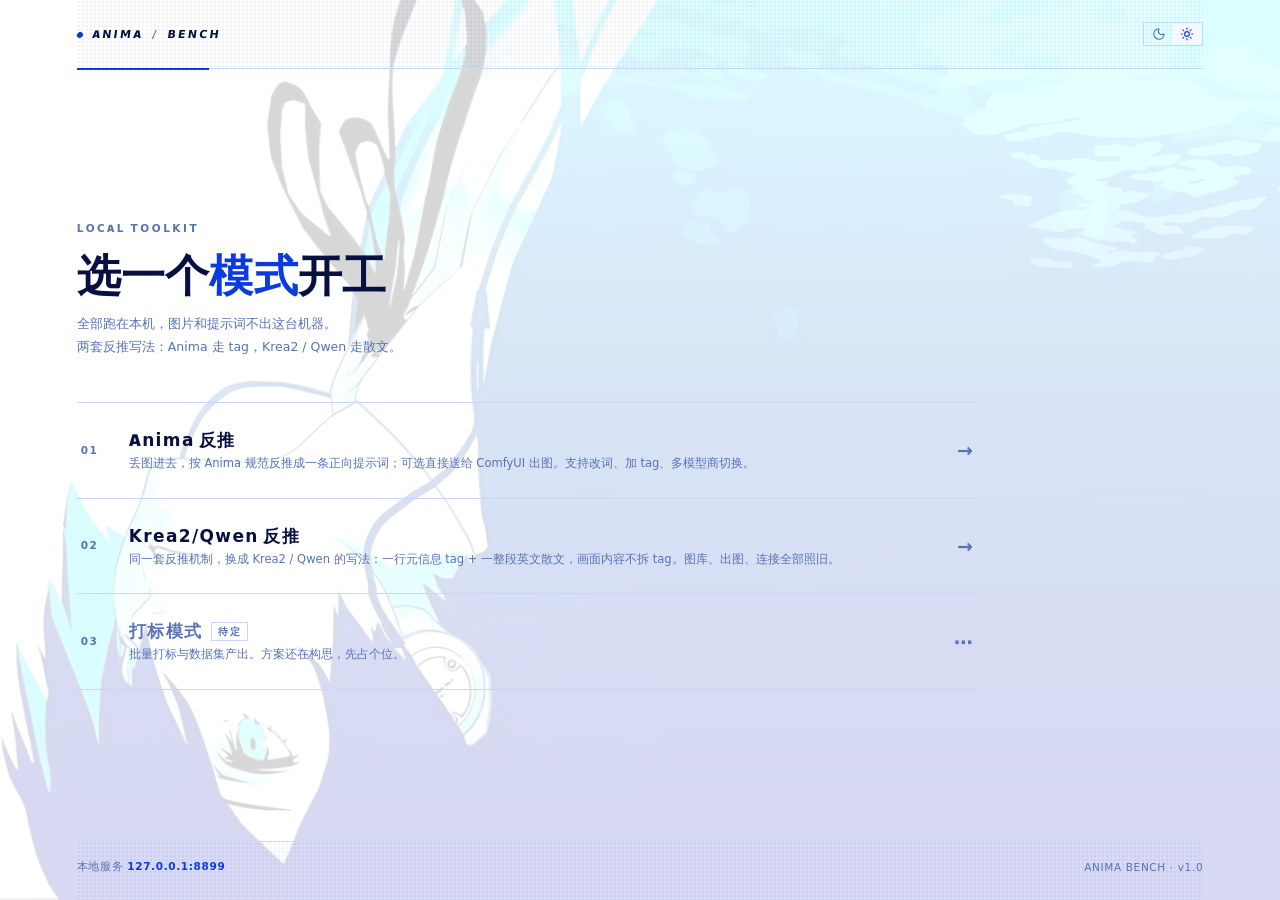
<file: index.html>
<!DOCTYPE html>
<html lang="zh-CN">
<head>
<meta charset="utf-8">
<meta name="viewport" content="width=device-width,initial-scale=1">
<title>Anima 反推台 · 工具箱</title>
<link rel="icon" href="assets/icon.png">
<link rel="stylesheet" href="assets/base.css">
<link rel="stylesheet" href="assets/portal.css">
</head>
<body>
<div class="portal">

  <header>
    <div class="brand"><span class="dot"></span>ANIMA<span class="sl">/</span>BENCH</div>
    <div class="themebtn" id="themeBtn">
      <button data-t="night" title="夜晚模式" aria-label="夜晚模式">
        <i class="ico" data-i="moon"></i>
      </button>
      <button data-t="day" title="白天模式" aria-label="白天模式"><i class="ico" data-i="sun"></i></button>
    </div>
  </header>

  <main>
    <div class="kicker">Local Toolkit</div>
    <h1>选一个<em>模式</em>开工</h1>
    <div class="sub">全部跑在本机，图片和提示词不出这台机器。<br>两套反推写法：Anima 走 tag，Krea2 / Qwen 走散文。</div>

    <div class="entries">
      <a class="entry" href="reverse.html">
        <span class="idx">01</span>
        <span class="body">
          <span class="name">Anima 反推</span>
          <span class="desc">丢图进去，按 Anima 规范反推成一条正向提示词；可选直接送给 ComfyUI 出图。支持改词、加 tag、多模型商切换。</span>
        </span>
        <span class="arrow">→</span>
      </a>

      <a class="entry" href="reverse.html?mode=krea2">
        <span class="idx">02</span>
        <span class="body">
          <span class="name">Krea2/Qwen 反推</span>
          <span class="desc">同一套反推机制，换成 Krea2 / Qwen 的写法：一行元信息 tag + 一整段英文散文，画面内容不拆 tag。图库、出图、连接全部照旧。</span>
        </span>
        <span class="arrow">→</span>
      </a>

      <button class="entry off" id="tagMode">
        <span class="idx">03</span>
        <span class="body">
          <span class="name">打标模式 <span class="badge">待定</span></span>
          <span class="desc">批量打标与数据集产出。方案还在构思，先占个位。</span>
        </span>
        <span class="arrow">⋯</span>
      </button>
    </div>
  </main>

  <footer>
    <span>本地服务 <b>127.0.0.1:8899</b></span>
    <span>ANIMA BENCH · v1.0</span>
  </footer>
</div>

<script src="assets/core.js"></script>
<script src="assets/theme.js"></script>
<script src="assets/net.js"></script>
<script src="assets/portal.js"></script>
</body>
</html>
</file>
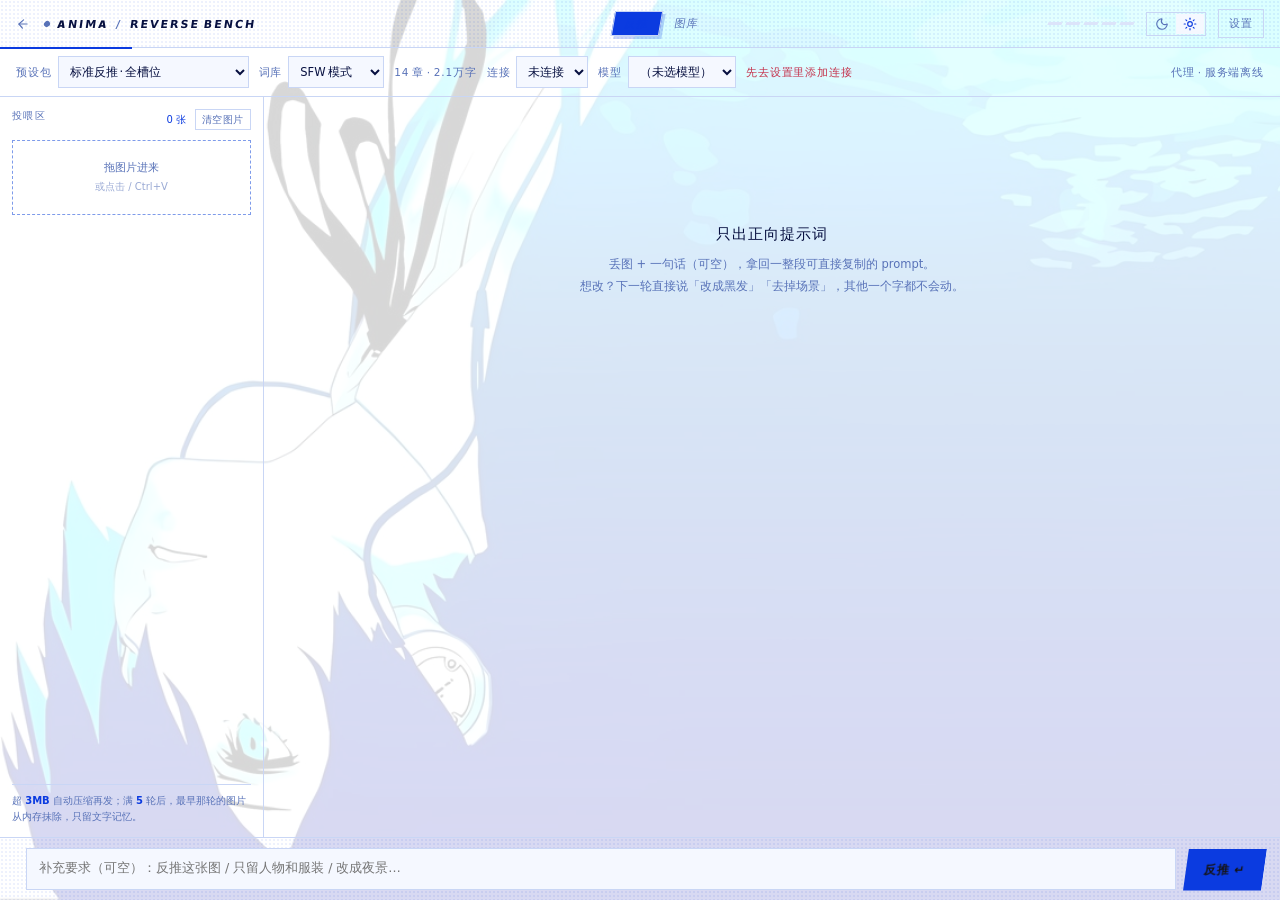
<file: reverse.html>
<!DOCTYPE html>
<html lang="zh-CN">
<head>
<meta charset="utf-8">
<meta name="viewport" content="width=device-width,initial-scale=1">
<title>Anima 反推 · 反推台</title>
<link rel="icon" href="assets/icon.png">
<link rel="stylesheet" href="assets/base.css">
<link rel="stylesheet" href="assets/reverse.css">
<link rel="stylesheet" href="assets/dan.css">
</head>
<body>
<div class="app">

  <header>
    <div class="brand">
      <a class="back" href="index.html" title="回到门户"><i class="ico" data-i="back"></i></a>
      <span class="dot" id="dot"></span><span id="brandName">ANIMA</span><span class="sl">/</span>REVERSE BENCH</div>
    <div class="tabs" id="viewTabs">
      <button data-view="reverse" class="on">反推</button>
      <button data-view="dan">图库</button>
    </div>
    <div class="hmeta">
      <div class="rounds" id="rounds" title="最近图片轮次"></div>
      <div class="themebtn" id="themeBtn">
        <button data-t="night" title="夜晚模式" aria-label="夜晚模式">
          <i class="ico" data-i="moon"></i>
        </button>
        <button data-t="day" title="白天模式" aria-label="白天模式"><i class="ico" data-i="sun"></i></button>
      </div>
      <button class="ghost" id="cfgBtn">设置</button>
    </div>
  </header>

  <div class="view" id="viewReverse">
  <div class="toolbar">
    <div class="field">预设包 <select id="presetSel"></select></div>
    <div class="field">词库 <select id="libMode">
        <option value="sfw">SFW 模式</option>
        <option value="nsfw">NSFW 模式</option>
        <option value="custom">自定义模式</option>
      </select></div>
    <div class="field"><span id="libTip"></span></div>
    <div class="field">连接 <select id="provSel"></select></div>
    <div class="field">模型 <select id="modelSel"></select></div>
    <div class="field"><span id="pvnote" class="warn"></span></div>
    <div class="field" style="margin-left:auto"><span id="modeTag">—</span></div>
  </div>

  <main>
    <aside class="rail">
      <div class="rhead"><span>投喂区</span>
        <span style="display:flex;align-items:center;gap:8px">
          <span class="cnt" id="imgCnt">0 张</span>
          <button class="mini" id="clearImg" title="抹掉所有图片数据，只留文字记忆">清空图片</button>
        </span>
      </div>
      <div class="drop" id="drop">
        <div class="dph">拖图片进来<br><span>或点击 / Ctrl+V</span></div>
      </div>
      <div class="grid" id="grid"></div>
      <div class="rfoot">超 <b>3MB</b> 自动压缩再发；满 <b id="limNote">5</b> 轮后，最早那轮的图片从内存抹除，只留文字记忆。</div>
    </aside>
    <section class="chat" id="chat">
      <div class="empty" id="chatEmpty">
        <div class="et">只出正向提示词</div>
        <div class="es">丢图 + 一句话（可空），拿回一整段可直接复制的 prompt。<br>
          想改？下一轮直接说「改成黑发」「去掉场景」，其他一个字都不会动。</div>
      </div>
    </section>
  </main>

  <footer>
    <div class="pending" id="pending"></div>
    <textarea id="txt" rows="1" placeholder="补充要求（可空）：反推这张图 / 只留人物和服装 / 改成夜景…"></textarea>
    <button class="send" id="send">反推 ↵</button>
  </footer>
  </div><!-- /viewReverse -->

  <section class="dan" id="viewDan" hidden>
    <div class="danbar">
      <div class="acwrap">
        <input id="danKw" placeholder="tag 组合，空格分隔 —— 例：hatsune_miku solo 1girl" autocomplete="off">
        <div class="aclist" id="danAc" hidden></div>
      </div>
      <select id="danMode">
        <option value="posts">搜图</option>
        <option value="tags">搜 tag</option>
      </select>
      <button class="send" id="danGo">搜索</button>
      <span class="stat" id="danStat"></span>
    </div>
    <div class="danbody">
      <div class="dangrid" id="danGrid"></div>
      <aside class="danside" id="danSide"></aside>
    </div>
    <div class="danpager" id="danPager"></div>
  </section>
</div>

<div class="drawer" id="drawer">
  <div class="dw">
    <h3>模型商连接</h3>
    <div id="connList"></div>
    <button class="ghost" id="addConn" style="margin-top:4px">+ 添加连接</button>

    <div class="cform" id="connForm" hidden>
      <label>名称（可留空，自动取域名）<input id="fName" type="text" placeholder="我的中转"></label>
      <label>接口地址<input id="fBase" type="text" placeholder="https://xxx.com/v1"></label>
      <label>API Key<input id="fKey" type="password" placeholder="sk-...  （本机可留空）">
        <span class="hint">key 只写进本机浏览器，不会存进 providers.json；转发时随请求临时带上。</span></label>

      <div class="row2">
        <button class="ghost" id="fFetch">拉取模型</button>
        <span class="stat" id="fSelNote">已选 0 个</span>
      </div>

      <div class="row2" id="fSearchRow" hidden>
        <input id="fSearch" type="text" placeholder="过滤模型名…">
      </div>
      <div class="mbox" id="fModels"></div>

      <div class="row2" style="justify-content:flex-end">
        <button class="ghost" id="fCancel">取消</button>
        <button class="send" id="fSave">保存连接</button>
      </div>
    </div>

    <h3 class="mt">运行设置</h3>
    <label>连接模式
      <select id="cMode">
        <option value="proxy">本地代理（推荐，不受 CORS 限制；key 只存本机浏览器）</option>
        <option value="direct">浏览器直连模型商（key 只存本机浏览器）</option>
      </select>
      <span class="hint">直连需要厂商允许跨域，报 failed to fetch 就是被 CORS 拦了，换回代理。</span>
    </label>
    <label>代理地址<input id="cProxy" type="text" placeholder="http://127.0.0.1:8899"></label>
    <label>ComfyUI 地址<input id="cComfy" type="text" placeholder="http://127.0.0.1:8188">
      <span class="hint">出图按钮走这里。工作流都在 comfy/ 下（API 格式）：anima 走 api_template.json，Krea2 走 api_krea2_t2i.json，Qwen2.1 走 api_qwen21_t2i.json。</span>
    </label>
    <label>背景图不透明度
      <div class="row2">
        <input id="cBg" type="range" min="0" max="60" step="1" value="16" style="flex:1">
        <span class="stat" id="cBgVal" style="flex:0 0 auto;max-width:none">16%</span>
      </div>
      <span class="hint" id="bgHint">0 = 纯底色，数值越大背景越显。换图在启动器里选。</span>
    </label>

    <label>图片记忆轮次上限<input id="cLimit" type="text" value="5">
      <span class="hint">超过这个轮数，最早的图片数据从内存抹掉。</span>
    </label>
    <label>追加规则（拼在每个预设包之后，可留空）
      <textarea class="dwtx" id="cExtra" placeholder="例如：永远不写画师 tag；人物体型默认 slender"></textarea>
    </label>

    <h3 class="mt">图库（Danbooru）</h3>
    <label>代理地址
      <input id="cDanProxy" type="text" placeholder="http://127.0.0.1:7897">
      <span class="hint">D 站在墙外，直连会超时。填上你本机的代理端口，图片也走它。</span>
    </label>
    <label>账号与 API Key（可选）
      <div class="row2">
        <input id="cDanLogin" type="text" placeholder="用户名">
        <input id="cDanKey" type="password" placeholder="API Key">
      </div>
      <span class="hint">填了能突破匿名限制：搜索 tag 不再卡 2 个，翻页也不止 25 页。在 D 站 My Account → API Key 里拿。</span>
    </label>
    <span class="stat" id="danCfgNote"></span>

    <div id="libSec">
      <h3 class="mt">参考词库</h3>
      <span class="hint">顶栏选「自定义模式」时，这里勾的章节才生效。SFW / NSFW 模式由系统按 tier 自动挂。</span>
      <div class="row2" style="margin:9px 0 6px">
        <button class="ghost" id="libNone">清空</button>
        <span class="stat" id="libNote"></span>
      </div>
      <div class="mbox" id="libList" style="max-height:200px"></div>
      <span class="hint">Krea2 模式不吃 danbooru 词库，这里整块收起。</span>
    </div>

    <div class="dwfoot">
      <span class="stat" id="stat"></span>
      <div class="btns">
        <button class="ghost" id="wipe">清空本机数据</button>
        <button class="ghost" id="syncTo">写回服务端</button>
        <button class="send" id="save">保存设置</button>
      </div>
    </div>
  </div>
</div>

<script src="data/presets.js"></script>
<script src="data/library.js"></script>
<script src="data/presets-krea2.js"></script>
<script src="assets/core.js"></script>
<script src="assets/theme.js"></script>
<script src="assets/net.js"></script>
<script src="assets/prompt.js"></script>
<script src="assets/images.js"></script>
<script src="assets/clients.js"></script>
<script src="assets/chat.js"></script>
<script src="assets/dan.js"></script>
<script src="assets/app.js"></script>
</body>
</html>
</file>
<file: assets/base.css>
/* ==========================================================================
   base.css — 变量 / reset / 通用组件
   两种主题共用一套结构，改配色只动这里的变量。
   ========================================================================== */

:root{
  /* 底与层 */
  --bg:#03071A; --bg2:#061034; --panel:#0A1747; --field:#081238; --thumb:#06102E;
  --strongbg:#0E1B55; --hover:#10205E;
  /* 线与面 */
  --line:#16297A; --line-strong:#2C49B8;
  /* 字 */
  --ink:#E8F0FF; --ink-strong:#FFFFFF; --ink-soft:#B9C8F0;
  --dim:#7B8FCC; --faint:#46589B;
  /* 主色：P3R 的青 */
  --acc:#00D3FF; --acc-hover:#5CE6FF; --acc-ink:#04122E;
  --blue:#1240E8; --blue-deep:#0A1F8C;
  --pink:#FF2E8B; --lime:#C8E000; --red:#E60012; --bad:#FF5C7A;
  /* 杂项 */
  --track:#16297A; --dead:#2A1740; --dead-line:#4A2260;
  --scrim:rgba(3,7,26,.86); --ghostbg:#16297A; --ghostink:#5A6BA8;
  --shadow:0 24px 70px rgba(0,10,40,.72);
  color-scheme:dark;
  font-family:system-ui,-apple-system,"Segoe UI","Microsoft YaHei",sans-serif;
}
[data-theme="day"]{
  --bg:#FFFFFF; --bg2:#F1F5FF; --panel:#F5F8FF; --field:#FFFFFF; --thumb:#EDF2FF;
  --strongbg:#E8EFFF; --hover:#E4ECFF;
  --line:#C9D6F5; --line-strong:#7E9BEA;
  --ink:#071040; --ink-strong:#000000; --ink-soft:#24409E;
  --dim:#5872B8; --faint:#98A8D8;
  --acc:#0B3BE0; --acc-hover:#0829A8; --acc-ink:#FFFFFF;
  --blue:#0B3BE0; --blue-deep:#08208C;
  --pink:#D6006E; --lime:#7E8C00; --red:#C40010; --bad:#C4304A;
  --track:#DCE4FA; --dead:#EADFF5; --dead-line:#C9B6DE;
  --scrim:rgba(240,244,255,.88); --ghostbg:#DCE4FA; --ghostink:#8FA3D6;
  --shadow:0 22px 60px rgba(10,25,90,.16);
  color-scheme:light;
}
*{box-sizing:border-box;margin:0;padding:0}
html,body{height:100%}
body{background:var(--bg);color:var(--ink);overflow:hidden;font-size:13px;
  transition:background-color .18s ease,color .18s ease}
::-webkit-scrollbar{width:9px;height:9px}
::-webkit-scrollbar-track{background:transparent}
::-webkit-scrollbar-thumb{background:var(--line);border-radius:99px}
::-webkit-scrollbar-thumb:hover{background:var(--line-strong)}
.ghost{background:none;border:1px solid var(--line);color:var(--dim);
  padding:5px 10px;font-size:11px;cursor:pointer;letter-spacing:.05em;font-family:inherit}
.ghost:hover{color:var(--ink);border-color:var(--line-strong)}
.themebtn button{background:none;border:0;color:var(--dim);padding:3px 7px;cursor:pointer;
  display:flex;align-items:center;transition:color .15s,background-color .15s}
.themebtn button:hover{color:var(--ink)}
.themebtn button.on{background:var(--panel);color:var(--acc)}
.mini{background:none;border:1px solid var(--line);color:var(--dim);font:inherit;font-size:10px;
  padding:2px 6px;cursor:pointer;letter-spacing:.06em}
.mini:hover{color:var(--acc);border-color:var(--line-strong)}
select,input[type=text],input[type=password]{background:var(--panel);border:1px solid var(--line);
  color:var(--ink);font:inherit;font-size:11.5px;padding:5px 7px;outline:none;max-width:260px}
select:focus,input:focus{border-color:var(--line-strong)}
textarea{flex:1;background:var(--panel);border:1px solid var(--line);color:var(--ink);
  padding:11px 12px;font:inherit;font-size:12.5px;resize:none;outline:none;min-height:42px;max-height:120px}
textarea:focus{border-color:#4a443e}
.send{background:var(--acc);border:0;color:#161310;font:inherit;font-size:12px;font-weight:600;
  padding:11px 18px;cursor:pointer;letter-spacing:.06em;white-space:nowrap;font-family:inherit}
.send:hover{background:var(--acc-hover)}
.send:disabled{background:var(--ghostbg);color:var(--ghostink);cursor:default}
.drawer{position:fixed;inset:0;background:var(--scrim);display:none;
  align-items:center;justify-content:center;padding:18px;z-index:30}
.drawer.on{display:flex}
.dw{background:var(--panel);border:1px solid var(--line);box-shadow:var(--shadow);padding:20px;
  width:100%;max-width:620px;max-height:90vh;overflow:auto}
.dw h3{font-size:11px;letter-spacing:.16em;color:var(--dim);text-transform:uppercase;
  font-weight:600;margin-bottom:14px}
.dw h3.mt{margin-top:22px;padding-top:16px;border-top:1px solid var(--line)}
.dw label{display:block;font-size:10.5px;color:var(--dim);letter-spacing:.1em;margin-bottom:12px}
.dw input,.dw select,textarea.dwtx{width:100%;margin-top:6px;background:var(--field);
  border:1px solid var(--line);color:var(--ink);padding:9px 10px;font:inherit;
  font-size:12px;outline:none;max-width:none}
textarea.dwtx{min-height:64px;resize:vertical;font-size:11.5px;line-height:1.6}
.dw input:focus,textarea.dwtx:focus{border-color:var(--line-strong)}
.hint{display:block;margin-top:6px;font-size:10px;opacity:.72;letter-spacing:0;line-height:1.65}
.conn{border:1px solid var(--line);padding:9px 11px;transition:border-color .15s;display:flex;align-items:center;
  justify-content:space-between;gap:10px;margin-bottom:7px}
.conn .cinfo{min-width:0}
.conn b{font-size:12px;font-weight:600;display:block}
.conn span{font-size:10px;color:var(--dim);display:block;margin-top:2px;
  overflow:hidden;text-overflow:ellipsis;white-space:nowrap;max-width:330px}
.conn em{font-size:10px;color:var(--acc);font-style:normal}
.conn .cbtns{display:flex;gap:6px;flex:0 0 auto}
.conn:hover{border-color:var(--line-strong)}
.cform{border:1px solid var(--line-strong);padding:14px;margin-top:4px}
.mbox{border:1px solid var(--line);max-height:190px;overflow:auto;margin-top:8px;padding:6px}
.mbox .mck{display:flex;align-items:center;gap:8px;font-size:11.5px;padding:4px 6px;
  cursor:pointer;letter-spacing:0;color:#c9c2ba;margin:0}
.mbox .mck:hover{background:var(--hover)}
.mbox .mck input{width:auto;margin:0;max-width:none}
.mbox .mck span{flex:1;overflow:hidden;text-overflow:ellipsis;white-space:nowrap}
.mbox .mck em{font-style:normal;color:var(--dim);font-size:10px;letter-spacing:.04em;flex:0 0 auto}
.row2{display:flex;gap:8px;align-items:center;margin-top:10px}
.row2 input{margin-top:0;flex:1}
.dwfoot{display:flex;justify-content:space-between;align-items:center;margin-top:16px;gap:10px}
.stat{font-size:10.5px;color:var(--dim);line-height:1.6;flex:1}
.btns{display:flex;gap:8px}
.themebtn{display:flex;border:1px solid var(--line);padding:1px}
.toast{position:fixed;left:50%;top:64px;transform:translateX(-50%);background:var(--panel);
  border:1px solid var(--line-strong);padding:8px 14px;font-size:11.5px;color:var(--ink);
  z-index:40;box-shadow:0 8px 26px rgba(0,0,0,.22)}


/* ==========================================================================
   P3R 风格层 —— 窄粗斜字 / 斜切色块 / 高对比描边
   上层只换配色变量，形状语言统一放这里，方便整体调
   ========================================================================== */

@font-face{
  font-family:'SairaCond';
  src:url('fonts/SairaCondensed-800-normal.woff2') format('woff2');
  font-weight:800; font-display:swap;
}
@font-face{
  font-family:'SairaCond';
  src:url('fonts/SairaCondensed-700-normal.woff2') format('woff2');
  font-weight:700; font-display:swap;
}
@font-face{
  font-family:'SairaX';
  src:url('fonts/Saira-800-normal.woff2') format('woff2');
  font-weight:800; font-display:swap;
}

:root{
  --disp:'SairaCond','SairaX',system-ui,sans-serif;
  --mono:ui-monospace,Consolas,'Cascadia Mono',monospace;
}

/* 拉丁字母、数字、标签一律用窄粗体；中文交给系统字体 */
.brand,.tabs button,.send,.ghost,.mini,.stat,.cnt,.themebtn button,
.cat,.danpager button,.acts button,.blkhead .n,.blkhead button,
.dantag .ct,.acitem .ct,.danbar select,.field,.danpager .sum{
  font-family:var(--disp);
  letter-spacing:.06em;
}
.tagwrap .tg,.dantag .nm,.acitem .nm,.msg.a pre,.tagrow input{
  font-family:var(--mono);
}

/* 顶栏：粗底线 + 一段青色标尺 */
header{border-bottom:2px solid var(--line-strong);position:relative}
header:after{
  content:'';position:absolute;left:0;bottom:-2px;width:132px;height:2px;background:var(--acc);
}
header,footer{
  background-image:radial-gradient(rgba(255,255,255,.05) 1px,transparent 1px);
  background-size:4px 4px;
}
[data-theme="day"] header,[data-theme="day"] footer{
  background-image:radial-gradient(rgba(11,59,224,.07) 1px,transparent 1px);
}

.brand{font-weight:800;letter-spacing:.24em;transform:skewX(-8deg)}
.dot{border-radius:0;transform:rotate(45deg);width:7px;height:7px}

/* 按钮：斜切 + 加粗 */
.send{transform:skewX(-8deg);font-weight:800;letter-spacing:.12em}
.send:hover{box-shadow:3px 3px 0 rgba(0,0,0,.35)}
.ghost{letter-spacing:.1em}
.ghost:hover{border-color:var(--acc);color:var(--acc)}

/* 输入框聚焦：青色描边 + 弱光晕 */
input:focus,select:focus,textarea:focus{border-color:var(--acc)}
.drawer .dw input:focus,.drawer .dw textarea:focus{border-color:var(--acc)}

/* 滚动条跟着换色 */
::-webkit-scrollbar-thumb{background:var(--line-strong)}
::-webkit-scrollbar-thumb:hover{background:var(--acc)}

/* 图标：用 Lucide 的 SVG 当遮罩，颜色吃 currentColor */
.ico{
  display:inline-block;width:14px;height:14px;background:currentColor;flex:0 0 auto;
  -webkit-mask-position:center;mask-position:center;
  -webkit-mask-size:contain;mask-size:contain;
  -webkit-mask-repeat:no-repeat;mask-repeat:no-repeat;
}
.ico[data-i="moon"]{-webkit-mask-image:url('icons/moon.svg');mask-image:url('icons/moon.svg')}
.ico[data-i="sun"]{-webkit-mask-image:url('icons/sun.svg');mask-image:url('icons/sun.svg')}
.ico[data-i="settings"]{-webkit-mask-image:url('icons/sliders-horizontal.svg');mask-image:url('icons/sliders-horizontal.svg')}
.ico[data-i="search"]{-webkit-mask-image:url('icons/search.svg');mask-image:url('icons/search.svg')}
.ico[data-i="images"]{-webkit-mask-image:url('icons/images.svg');mask-image:url('icons/images.svg')}
.ico[data-i="tags"]{-webkit-mask-image:url('icons/tags.svg');mask-image:url('icons/tags.svg')}
.ico[data-i="back"]{-webkit-mask-image:url('icons/arrow-left.svg');mask-image:url('icons/arrow-left.svg')}
.ico[data-i="prev"]{-webkit-mask-image:url('icons/chevron-left.svg');mask-image:url('icons/chevron-left.svg')}
.ico[data-i="next"]{-webkit-mask-image:url('icons/chevron-right.svg');mask-image:url('icons/chevron-right.svg')}
.ico[data-i="zap"]{-webkit-mask-image:url('icons/zap.svg');mask-image:url('icons/zap.svg')}
.ico[data-i="copy"]{-webkit-mask-image:url('icons/copy.svg');mask-image:url('icons/copy.svg')}
.ico[data-i="eraser"]{-webkit-mask-image:url('icons/eraser.svg');mask-image:url('icons/eraser.svg')}
.ico[data-i="external"]{-webkit-mask-image:url('icons/external-link.svg');mask-image:url('icons/external-link.svg')}
.ico[data-i="retry"]{-webkit-mask-image:url('icons/rotate-ccw.svg');mask-image:url('icons/rotate-ccw.svg')}
.ico[data-i="folder"]{-webkit-mask-image:url('icons/folder-open.svg');mask-image:url('icons/folder-open.svg')}
.ico[data-i="sparkles"]{-webkit-mask-image:url('icons/sparkles.svg');mask-image:url('icons/sparkles.svg')}


/* ==========================================================================
   背景图 —— 铺一张 P3R 的水面，压在底色之上、内容之下
   透明度用 --bg-img 调（0 到 1），设置面板里有滑块
   ========================================================================== */
body::before{
  content:'';
  position:fixed; inset:0; z-index:-1;
  background-image:var(--bg-url, url('bg.jpg'));   /* 启动器换了图就由 --bg-url 顶上来 */
  background-size:cover;
  background-position:left center;
  background-repeat:no-repeat;
  opacity:var(--bg-img, .16);
  mix-blend-mode:screen;          /* 暗底上只留亮部，像墙上的水光 */
  pointer-events:none;
  transition:opacity .18s ease;
}
[data-theme="day"] body::before{
  mix-blend-mode:multiply;        /* 白底上反过来压深，纹理才看得见 */
  opacity:var(--bg-img, .10);
}
</file>
<file: assets/portal.css>
/* portal.css — 门户页专属布局 */

.portal{min-height:100dvh;display:flex;flex-direction:column;padding:0 clamp(20px,6vw,88px)}
header{display:flex;align-items:center;justify-content:space-between;padding:22px 0;
  border-bottom:1px solid var(--line)}
.brand{font-size:11px;letter-spacing:.2em;font-weight:600;display:flex;align-items:center;gap:9px}
.dot{width:6px;height:6px;background:var(--acc);border-radius:50%}
.brand .sl{color:var(--dim)}
main{flex:1;display:flex;flex-direction:column;justify-content:center;padding:48px 0}
.kicker{font-size:10.5px;letter-spacing:.2em;color:var(--dim);text-transform:uppercase}
h1{font-size:clamp(26px,4.2vw,44px);line-height:1.15;letter-spacing:-.01em;
  font-weight:600;margin:14px 0 10px}
h1 em{font-style:normal;color:var(--acc)}
.sub{font-size:12.5px;color:var(--dim);line-height:1.85;max-width:520px;margin-bottom:44px}
.entries{border-top:1px solid var(--line);max-width:900px}
.entry{display:flex;align-items:center;gap:22px;width:100%;text-align:left;
  padding:24px 4px;border:0;border-bottom:1px solid var(--line);background:none;
  color:inherit;font:inherit;cursor:pointer;text-decoration:none;
  transition:background-color .16s ease,padding .16s ease}
.entry:hover{background:var(--panel);padding-left:12px;padding-right:12px}
.idx{font-size:10.5px;letter-spacing:.14em;color:var(--dim);flex:0 0 auto;width:26px}
.entry:hover .idx{color:var(--acc)}
.body{flex:1;min-width:0}
.name{font-size:17px;letter-spacing:.01em;display:flex;align-items:center;gap:9px}
.desc{font-size:11.5px;color:var(--dim);line-height:1.8;margin-top:6px}
.badge{font-size:9.5px;letter-spacing:.14em;color:var(--dim);border:1px solid var(--line);
  padding:1px 6px;text-transform:uppercase}
.arrow{flex:0 0 auto;color:var(--dim);font-size:16px;transition:transform .16s ease,color .16s ease}
.entry:hover .arrow{color:var(--acc);transform:translateX(4px)}
.entry.off{cursor:default}
.entry.off:hover{background:none;padding-left:4px;padding-right:4px}
.entry.off:hover .arrow{color:var(--dim);transform:none}
.entry.off .name{color:var(--dim)}
footer{display:flex;align-items:center;justify-content:space-between;gap:16px;flex-wrap:wrap;
  padding:18px 0 26px;border-top:1px solid var(--line);font-size:10.5px;color:var(--dim);
  letter-spacing:.06em}
footer b{color:var(--acc);font-weight:600}
@media(max-width:640px){
  .entry{gap:14px;padding:20px 2px}
  .idx{width:20px}
  main{padding:32px 0}
}


/* ===== P3R 调整 ===== */
h1{font-family:var(--disp);font-weight:800;letter-spacing:.005em}
h1 em{color:var(--acc)}
.kicker{font-family:var(--disp);font-weight:700;letter-spacing:.24em}
.entry{position:relative;overflow:hidden}
.entry:before{content:'';position:absolute;left:0;top:0;bottom:0;width:0;
  background:var(--acc);transition:width .18s ease}
.entry:hover:before{width:5px}
.entry:hover{padding-left:20px}
.entry .name{font-family:var(--disp);font-weight:800;letter-spacing:.08em}
.entry .idx{font-family:var(--disp);font-weight:800}
.entry .arrow{font-family:var(--disp);font-weight:800;font-size:19px}
.entry .desc{color:var(--dim)}
.entry.off:hover{padding-left:4px}
</file>
<file: assets/reverse.css>
/* reverse.css — 反推台专属布局（Anima / Krea2·Qwen 两模式共用） */

.app{height:100dvh;display:grid;grid-template-rows:auto auto 1fr auto}
header{display:flex;align-items:center;justify-content:space-between;
  padding:9px 16px;border-bottom:1px solid var(--line)}
.brand{font-size:11px;letter-spacing:.18em;font-weight:600;display:flex;align-items:center;gap:8px}
.dot{width:6px;height:6px;background:var(--dim);border-radius:50%}
.back{display:flex;align-items:center;color:var(--dim);text-decoration:none;margin-right:2px;
  padding:2px 4px;margin-left:-4px;transition:color .15s}
.back:hover{color:var(--acc)}
.dot.on{background:var(--acc)}
.sl{color:var(--dim)}
.hmeta{display:flex;align-items:center;gap:12px}
.rounds{display:flex;gap:4px}
.rounds i{width:14px;height:3px;background:var(--track);display:block;transition:.2s}
.rounds i.on{background:var(--acc)}
.rounds i.dead{background:var(--dead)}
/* 主题切换（图标） */
.themebtn{display:flex;border:1px solid var(--line);padding:1px}
/* 浮层提示 */
.toast{position:fixed;left:50%;top:64px;transform:translateX(-50%);background:var(--strongbg);
  border:1px solid var(--line-strong);padding:7px 13px;font-size:11px;color:var(--ink);z-index:40;
  box-shadow:0 8px 26px rgba(0,0,0,.22)}
.msg.u .purged{width:46px;height:46px;border:1px solid var(--line);background:var(--thumb);
  display:flex;align-items:center;justify-content:center;font-size:8px;color:var(--faint);
  letter-spacing:.1em;flex:0 0 auto}
.toolbar{display:flex;align-items:center;gap:10px;padding:8px 16px;
  border-bottom:1px solid var(--line);flex-wrap:wrap}
.field{display:flex;align-items:center;gap:6px;font-size:10.5px;color:var(--dim);letter-spacing:.08em}
/* .field 自己有 display:flex，光靠 hidden 属性压不住（作者样式压过 UA 样式），
   模式切换要藏的几个块都得靠这两条 */
.field[hidden],#libSec[hidden]{display:none}
.warn{color:var(--bad);font-size:10.5px}
main{display:grid;grid-template-columns:264px 1fr;min-height:0}
.rail{border-right:1px solid var(--line);display:flex;flex-direction:column;min-height:0;padding:12px}
.rhead{display:flex;justify-content:space-between;font-size:10px;letter-spacing:.14em;
  color:var(--dim);text-transform:uppercase;margin-bottom:10px}
.cnt{color:var(--acc)}
.drop{border:1px dashed var(--line-strong);padding:18px 8px;text-align:center;color:var(--dim);
  font-size:11px;cursor:pointer;line-height:1.7}
.drop:hover,.drop.over{border-color:var(--acc);color:var(--ink)}
.dph span{font-size:10px;opacity:.6}
.grid{display:grid;grid-template-columns:repeat(2,1fr);gap:6px;margin-top:10px;
  overflow:auto;min-height:0;flex:1;align-content:start}
.thumb{position:relative;aspect-ratio:1;background:var(--thumb);border:1px solid var(--line);overflow:hidden}
.thumb img{width:100%;height:100%;object-fit:cover;display:block}
.thumb .ph{display:none;position:absolute;inset:0;align-items:center;justify-content:center;
  font-size:9px;color:var(--faint);letter-spacing:.1em;text-align:center;line-height:1.5}
.thumb.gone{border-color:var(--dead-line)}
.thumb.gone .ph{display:flex}
.thumb .tag{position:absolute;left:0;bottom:0;background:rgba(0,0,0,.66);color:var(--acc);
  font-size:9px;padding:1px 4px;letter-spacing:.08em}
.rfoot{margin-top:10px;font-size:10px;color:var(--dim);line-height:1.6;
  border-top:1px solid var(--line);padding-top:8px}
.rfoot b{color:var(--acc)}
.chat{overflow:auto;padding:20px 24px;min-height:0}
.empty{margin-top:12vh;text-align:center;color:var(--dim)}
.empty .et{font-size:15px;color:var(--ink);letter-spacing:.06em;margin-bottom:10px}
.empty .es{font-size:11.5px;line-height:1.9}
.msg{margin-bottom:22px;max-width:920px}
.msg.u{display:flex;gap:10px;align-items:flex-start;justify-content:flex-end;margin-left:auto}
.msg.u .bub{background:var(--panel);border:1px solid var(--line);padding:8px 11px;
  color:var(--ink-soft);font-size:12px;max-width:420px}
.msg.u img{width:46px;height:46px;object-fit:cover;border:1px solid var(--line)}
.msg.a{border-left:2px solid var(--acc);padding-left:14px}
.msg.a pre{font-family:ui-monospace,Consolas,monospace;font-size:12.5px;line-height:1.85;
  white-space:pre-wrap;word-break:break-word;user-select:text;color:var(--ink-strong)}
.acts{display:flex;gap:14px;margin-top:9px;font-size:10px;color:var(--dim);letter-spacing:.08em}
.acts button{background:none;border:0;color:var(--dim);cursor:pointer;
  font-size:10px;letter-spacing:.08em;padding:0;font-family:inherit}
.acts button:hover{color:var(--acc)}
.acts button.gen{color:var(--acc)}
.acts button.gen.busy{color:var(--dim)}
.genout{margin-top:12px}
.genout img{max-width:420px;width:100%;display:block;border:1px solid var(--line);background:var(--thumb)}
.genout .meta{font-size:10px;color:var(--dim);margin-top:5px;letter-spacing:.06em}
.genout .meta a{color:var(--dim);text-decoration:none;border-bottom:1px solid var(--line)}
.genout .meta a:hover{color:var(--acc)}
.tagrow{display:flex;gap:8px;margin-top:11px;align-items:center;max-width:640px}
.tagrow input{flex:1;background:var(--field);border:1px solid var(--line);color:var(--ink);
  padding:7px 9px;font:inherit;font-size:11.5px;outline:none;max-width:none}
.tagrow input:focus{border-color:var(--line-strong)}
.tagrow button{flex:0 0 auto}
/* 出图引擎选择器：点「生成图片」时弹出来问一句 */
.engrow{gap:6px;flex-wrap:wrap}
.engrow .lbl{font-size:10.5px;color:var(--dim);letter-spacing:.08em;font-family:var(--disp);margin-right:2px}
.engrow .pick.last{border-color:var(--acc);color:var(--acc)}
.engrow .pick.last::after{content:' · 上次';opacity:.65}
.err{color:var(--bad);font-size:11.5px;line-height:1.8}
.tip{font-size:10.5px;color:var(--dim);letter-spacing:.06em;margin:-8px 0 20px}
.cursor:after{content:"▍";color:var(--acc);animation:b .9s steps(1) infinite}
@keyframes b{50%{opacity:0}}
footer{border-top:1px solid var(--line);padding:10px 16px;display:flex;gap:10px;align-items:flex-end}
.pending{display:flex;gap:6px}
.pchip{position:relative;width:44px;height:44px;border:1px solid var(--acc);flex:0 0 auto;cursor:pointer}
.pchip img{width:100%;height:100%;object-fit:cover}
.pchip b{position:absolute;right:-1px;top:-1px;background:var(--acc);color:#121110;font-size:9px;padding:0 3px}
@media(max-width:860px){
  main{grid-template-columns:1fr;grid-template-rows:auto 1fr}
  .rail{border-right:0;border-bottom:1px solid var(--line)}
  .grid{grid-template-columns:repeat(5,1fr);flex:none;max-height:76px}
  .rfoot{display:none}
}


/* ===== P3R 调整 ===== */
/* 页签：斜切，选中做成立体感实心块 */
.tabs button{transform:skewX(-10deg);font-weight:800;font-size:12px;letter-spacing:.18em;
  border:0;padding:6px 16px;color:var(--dim);background:none}
.tabs button:hover{color:var(--ink);background:var(--hover)}
.tabs button.on{background:var(--acc);color:var(--acc-ink);box-shadow:3px 3px 0 rgba(0,0,0,.4)}
[data-theme="day"] .tabs button.on{box-shadow:3px 3px 0 rgba(11,59,224,.22)}

/* 轮次条：斜切小段 */
.rounds i{transform:skewX(-24deg)}

/* 助手消息：粗青色竖条 */
.msg.a{border-left:4px solid var(--acc)}
.msg.u .bub{border-left:3px solid var(--line-strong)}

/* 操作按钮加粗 */
.acts button{font-weight:700}
.acts .gen{color:var(--acc);border-bottom:1px solid transparent}
.acts .gen:hover{border-bottom-color:var(--acc)}

/* 投喂区缩略图：硬边 */
.thumb{border-color:var(--line-strong)}

/* 中断键：只在出图期间存在 */
.acts button.stop{color:var(--bad);font-weight:700}
.acts button.stop:hover{color:var(--bad)}
.acts button.stop:disabled{opacity:.45;cursor:default}
</file>
<file: assets/dan.css>
/* ==========================================================================
   dan.css — 图库（Danbooru 浏览）布局
   ========================================================================== */

/* 顶栏的视图切换 */
.tabs{display:flex;gap:2px;margin-left:20px}
.tabs button{background:none;border:1px solid transparent;color:var(--dim);font:inherit;
  font-size:11px;letter-spacing:.1em;padding:4px 11px;cursor:pointer;transition:color .15s,border-color .15s}
.tabs button:hover{color:var(--ink)}
.tabs button.on{color:var(--acc);border-color:var(--line)}

/* 图库外层 */
.dan{display:grid;grid-template-rows:auto minmax(0,1fr) auto;min-height:0;height:100%}
.dan[hidden]{display:none}

.danbar{display:flex;align-items:center;gap:9px;padding:9px 16px;
  border-bottom:1px solid var(--line);flex-wrap:wrap}
.danbar input{background:var(--field);border:1px solid var(--line);color:var(--ink);
  font:inherit;font-size:12px;padding:7px 10px;outline:none;width:100%;max-width:none}
.danbar input:focus{border-color:var(--line-strong)}

/* 搜索补全下拉 */
.acwrap{position:relative;flex:1;min-width:220px;display:flex}
.aclist{position:absolute;left:0;right:0;top:calc(100% + 2px);z-index:25;
  background:var(--panel);border:1px solid var(--line-strong);max-height:330px;overflow:auto;
  box-shadow:0 14px 38px rgba(0,0,0,.3)}
.aclist[hidden]{display:none}
.acitem{display:flex;align-items:center;gap:9px;padding:6px 11px;font-size:12px;cursor:pointer}
.acitem:hover,.acitem.on{background:var(--hover)}
.acitem .nm{font-family:ui-monospace,Consolas,monospace;flex:1;overflow:hidden;
  text-overflow:ellipsis;white-space:nowrap;color:var(--ink)}
.acitem .nm b{color:var(--acc);font-weight:600}
.acitem .ct{font-size:10px;color:var(--dim);letter-spacing:.04em;flex:0 0 auto}
.acitem .hist{font-size:9.5px;color:var(--dim);letter-spacing:.1em;flex:0 0 auto}
.danbar select{max-width:none}
.danbar .stat{font-size:10.5px;color:var(--dim);letter-spacing:.06em;flex:0 0 auto;max-width:none}
.danbar .stat b{color:var(--acc);font-weight:600}

.danbody{display:grid;grid-template-columns:1fr 372px;
  grid-template-rows:minmax(0,1fr);min-height:0}

/* 结果网格 */
.dangrid{overflow:auto;padding:14px 16px;min-height:0;
  display:grid;grid-template-columns:repeat(auto-fill,minmax(146px,1fr));
  gap:8px;align-content:start}
.danitem{position:relative;width:100%;height:0;padding-bottom:100%;background:var(--thumb);
  border:1px solid var(--line);overflow:hidden;cursor:pointer;transition:border-color .15s}
.danitem:hover{border-color:var(--acc)}
.danitem.on{border-color:var(--acc)}
/* 用 padding-bottom 撑出正方形 —— 比 aspect-ratio 在 grid 里稳 */
.danitem img{position:absolute;left:0;top:0;width:100%;height:100%;
  object-fit:cover;display:block}
.danitem .rt{position:absolute;left:0;bottom:0;background:rgba(0,0,0,.66);color:var(--acc);
  font-size:9px;padding:1px 5px;letter-spacing:.08em;text-transform:uppercase}
.danitem .sc{position:absolute;right:0;top:0;background:rgba(0,0,0,.6);color:#ddd;
  font-size:9px;padding:1px 5px}
.danempty{grid-column:1/-1;color:var(--dim);font-size:11.5px;line-height:1.9;padding:30px 0;text-align:center}
.danempty code{font-family:ui-monospace,Consolas,monospace;color:var(--acc);
  background:var(--panel);padding:1px 5px}

/* tag 搜索结果列表 */
.danlist{overflow:auto;padding:14px 16px;min-height:0;grid-column:1/-1}
.dantag{display:flex;align-items:center;gap:10px;padding:7px 2px;border-bottom:1px solid var(--line);
  cursor:pointer;font-size:12px}
.dantag:hover{background:var(--panel)}
.dantag .nm{font-family:ui-monospace,Consolas,monospace;color:var(--ink);flex:1;
  overflow:hidden;text-overflow:ellipsis;white-space:nowrap}
.dantag .ct{font-size:10px;color:var(--dim);letter-spacing:.05em}
.cat{font-size:9px;letter-spacing:.12em;text-transform:uppercase;padding:1px 6px;flex:0 0 auto;
  border:1px solid var(--line);color:var(--dim)}
.cat.artist{color:#c98a4b;border-color:#5a4126}
.cat.copyright{color:#7fa86a;border-color:#3f5233}
.cat.character{color:#8fa6c9;border-color:#39465a}
.cat.general{color:var(--dim)}

/* 右侧详情 */
.danside{border-left:1px solid var(--line);overflow:auto;min-height:0;padding:14px}
.danside .ph{color:var(--dim);font-size:11.5px;line-height:2;padding-top:24px}
.danside .ph b{color:var(--acc);font-weight:600}
.danimg{width:100%;background:#0b0a09;border:1px solid var(--line);
  max-height:38vh;object-fit:contain;display:block;cursor:zoom-in}

.danacts{display:flex;gap:8px;margin:11px 0 4px;flex-wrap:wrap}
.danacts button{font:inherit;font-size:11.5px;padding:7px 13px;cursor:pointer;letter-spacing:.04em;
  border:1px solid var(--line);background:none;color:var(--ink);transition:border-color .15s,color .15s}
.danacts button:hover{border-color:var(--acc);color:var(--acc)}
.danacts button.primary{background:var(--acc);border-color:var(--acc);color:#161310;font-weight:600}
.danacts button.primary:hover{background:var(--acc-hover);color:#161310}

.danmeta{font-size:10.5px;color:var(--dim);line-height:1.8;margin-top:8px;letter-spacing:.04em}
.danmeta a{color:var(--dim);text-decoration:none;border-bottom:1px solid var(--line)}
.danmeta a:hover{color:var(--acc)}

/* tag 分类块 */
.blk{border-top:1px solid var(--line);margin-top:14px;padding-top:11px}
.blkhead{display:flex;align-items:center;gap:9px;margin-bottom:8px}
.blkhead .n{flex:1;font-size:10.5px;letter-spacing:.14em;text-transform:uppercase;color:var(--dim)}
.blkhead button{background:none;border:1px solid var(--line);color:var(--dim);font:inherit;
  font-size:10px;padding:2px 7px;cursor:pointer;letter-spacing:.06em}
.blkhead button:hover{color:var(--acc);border-color:var(--acc)}
.tagwrap{display:flex;flex-wrap:wrap;gap:5px}
.tg{font-family:ui-monospace,Consolas,monospace;font-size:10.5px;padding:3px 7px;
  border:1px solid var(--line);color:var(--ink-soft);cursor:pointer;background:none;
  transition:border-color .12s,color .12s;line-height:1.4}
.tg:hover{border-color:var(--acc);color:var(--acc)}
.tg.long{max-width:100%;overflow:hidden;text-overflow:ellipsis;white-space:nowrap}

/* 底部分页条 */
.danpager{display:flex;align-items:center;justify-content:center;gap:2px;flex-wrap:wrap;
  border-top:1px solid var(--line);padding:10px 16px;position:relative}
.danpager:empty{display:none}
.danpager button{background:none;border:0;color:var(--ink-soft);font:inherit;
  font-size:12.5px;min-width:32px;padding:5px 7px;cursor:pointer;border-radius:2px;
  transition:background-color .13s,color .13s;letter-spacing:.02em}
.danpager button:hover{background:var(--hover);color:var(--ink)}
.danpager button.on{color:var(--acc);font-weight:700;font-size:13.5px}
.danpager button:disabled{opacity:.3;cursor:default}
.danpager button:disabled:hover{background:none;color:var(--ink-soft)}
.danpager button.nav{font-size:15px;color:var(--acc);padding:2px 9px}
.danpager button.nav:hover{background:var(--hover)}
.danpager button.nav:disabled{color:var(--dim)}
.danpager .gap{color:var(--faint);font-size:11px;padding:0 4px;letter-spacing:.08em}
.danpager .sum{font-size:10.5px;color:var(--dim);letter-spacing:.05em;
  position:absolute;right:16px}
.danpager .sum b{color:var(--acc);font-weight:600}
.danpager .sum .warn2{color:#c9714f}
@media(max-width:820px){ .danpager .sum{position:static;margin-left:10px} }

@media(max-width:1000px){
  .danbody{grid-template-columns:1fr;grid-template-rows:1fr auto}
  .danside{border-left:0;border-top:1px solid var(--line);max-height:44vh}
  .danimg{max-height:26vh}
}

/* 视图切换：反推视图用 contents 摊平成原来的三行，图库视图整体占满剩余高度 */
.view{display:contents}
.view[hidden]{display:none}
.dan{grid-row:2 / -1}


/* ===== P3R 调整 ===== */
/* 分类徽章：撞色斜切块 */
.cat{transform:skewX(-11deg);font-weight:800;letter-spacing:.14em;padding:2px 8px;border-width:1px}
.cat.artist{color:var(--pink);border-color:var(--pink)}
.cat.copyright{color:var(--lime);border-color:var(--lime)}
.cat.character{color:var(--acc);border-color:var(--acc)}
.cat.general{color:var(--dim);border-color:var(--line-strong)}

/* 页码：当前页斜切实心，箭头用主色 */
.danpager button.on{background:var(--acc);color:var(--acc-ink);transform:skewX(-10deg);
  font-weight:800;padding:4px 10px}
.danpager button.on:hover{background:var(--acc-hover)}
.danpager button.nav{color:var(--acc);font-weight:800}
.danpager .sum b{color:var(--acc)}

/* 网格：选中粗青边，悬停换色 */
.danitem{border-color:var(--line-strong)}
.danitem:hover{border-color:var(--acc)}
.danitem.on{border:2px solid var(--acc)}

/* tag 按钮 */
.tg{border-color:var(--line-strong)}
.tg:hover{border-color:var(--acc);color:var(--acc);background:var(--hover)}
.danimg{border-color:var(--line-strong)}
.dantag{border-bottom-color:var(--line)}
.dantag:hover{background:var(--hover)}
.aclist{border-color:var(--line-strong)}
</file>
